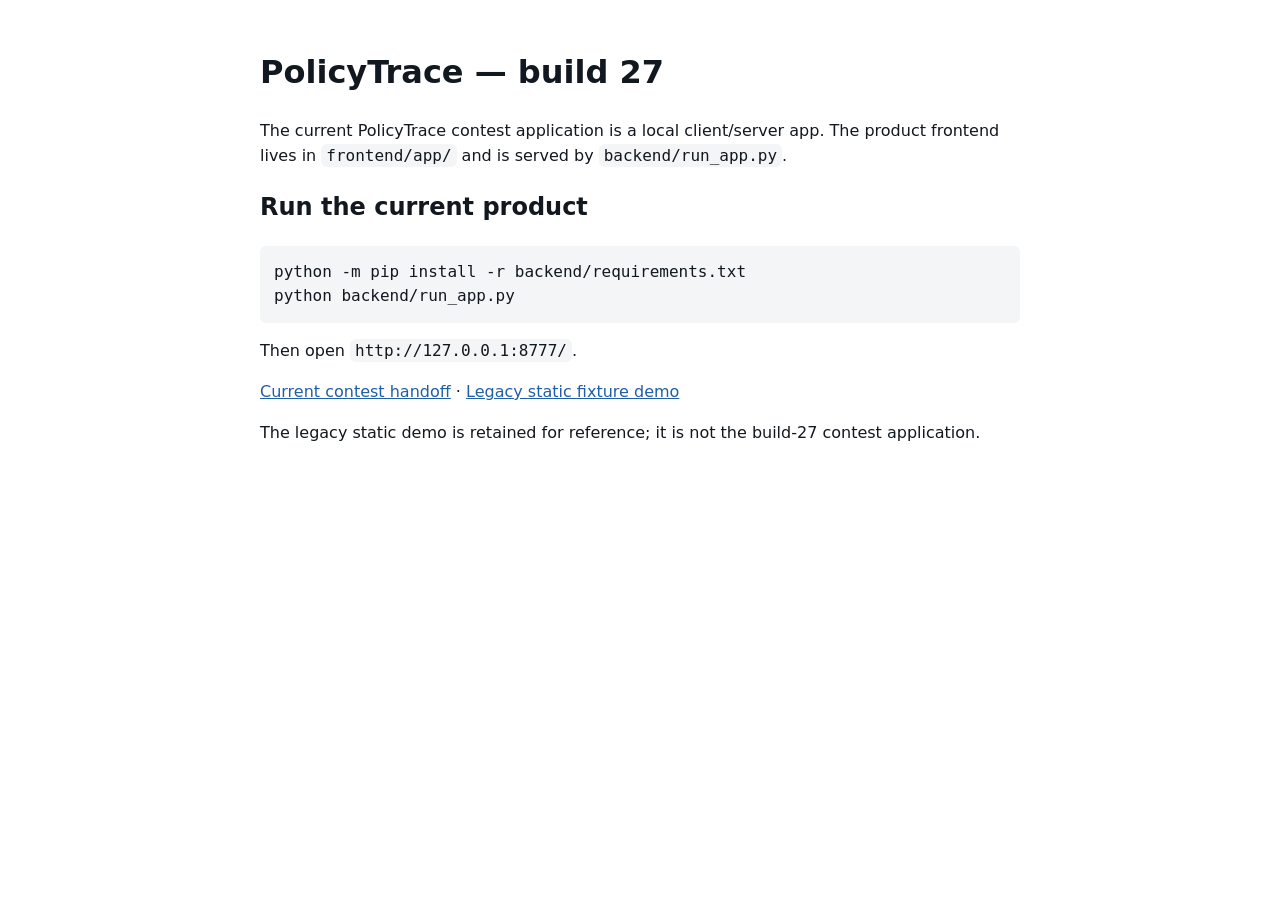
<file: index.html>
<!doctype html>
<html lang="en">
  <head>
    <meta charset="utf-8" />
    <meta name="viewport" content="width=device-width, initial-scale=1" />
    <title>PolicyTrace build 27</title>
    <style>
      body { max-width: 760px; margin: 48px auto; padding: 0 20px;
             font: 16px/1.55 system-ui, sans-serif; color: #12181f; }
      code, pre { background: #f3f5f7; border-radius: 6px; }
      code { padding: 2px 5px; }
      pre { padding: 14px; overflow: auto; }
      a { color: #1f5fa8; }
    </style>
  </head>
  <body>
    <h1>PolicyTrace — build 27</h1>
    <p>
      The current PolicyTrace contest application is a local client/server app.
      The product frontend lives in <code>frontend/app/</code> and is served by
      <code>backend/run_app.py</code>.
    </p>
    <h2>Run the current product</h2>
    <pre>python -m pip install -r backend/requirements.txt
python backend/run_app.py</pre>
    <p>Then open <code>http://127.0.0.1:8777/</code>.</p>
    <p>
      <a href="./docs/CONTEST_HANDOFF_CURRENT.md">Current contest handoff</a>
      ·
      <a href="./frontend/demo/">Legacy static fixture demo</a>
    </p>
    <p>
      The legacy static demo is retained for reference; it is not the build-27
      contest application.
    </p>
  </body>
</html>
</file>
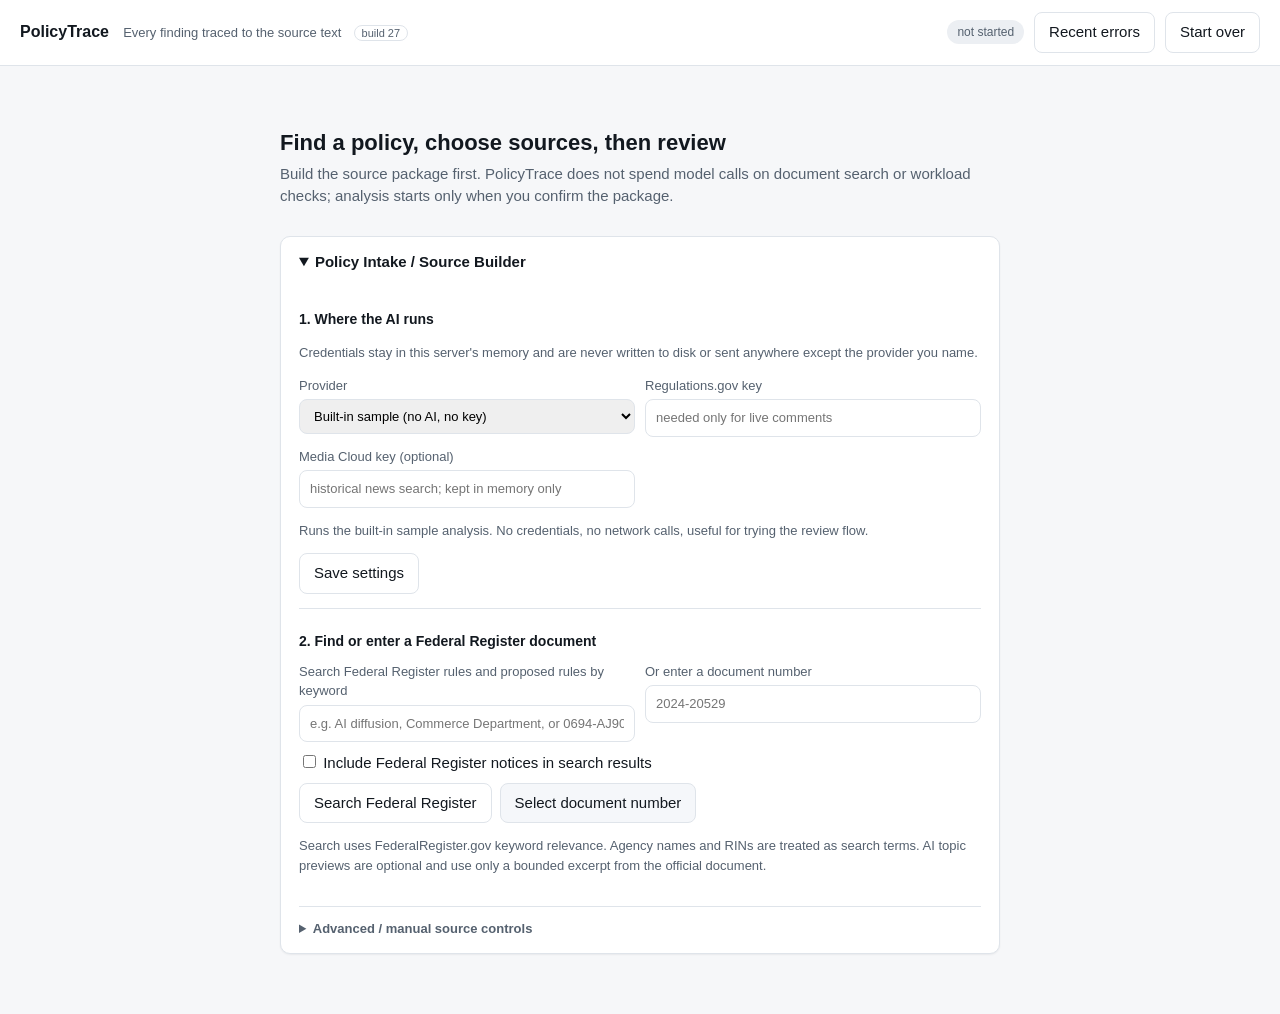
<file: frontend/app/index.html>
<!doctype html>
<html lang="en">
<head>
  <meta charset="utf-8" />
  <meta name="viewport" content="width=device-width, initial-scale=1" />
  <title>PolicyTrace</title>
  <link rel="stylesheet" href="./styles.css" />
</head>
<body>
  <header class="topbar">
    <div class="brand">
      <span class="mark">PolicyTrace</span>
      <span class="tagline">Every finding traced to the source text</span>
      <span id="build-marker" class="build-marker">build 27</span>
    </div>
    <div class="topbar-right">
      <span id="mode-pill" class="pill">not started</span>
      <button id="recent-errors" type="button" class="ghost">Recent errors</button>
      <button id="restart" type="button" class="ghost">Start over</button>
    </div>
  </header>

  <div id="banner" class="banner" hidden></div>

  <dialog id="error-dialog" class="error-dialog">
    <div class="col-head">
      <h2>Recent errors</h2>
      <button id="close-errors" type="button" class="ghost">Close</button>
    </div>
    <p id="error-log-file" class="muted small"></p>
    <pre id="error-log-text"></pre>
  </dialog>

  <main id="stage">
    <section id="start-screen" class="start">
      <h1>Find a policy, choose sources, then review</h1>
      <p class="lede">
        Build the source package first. PolicyTrace does not spend model calls
        on document search or workload checks; analysis starts only when you confirm the package.
      </p>

      <details class="sources" open>
        <summary>Policy Intake / Source Builder</summary>

        <div class="field-group">
          <h3>1. Where the AI runs</h3>
          <p class="muted small">
            Credentials stay in this server's memory and are never written to
            disk or sent anywhere except the provider you name.
          </p>
          <div class="fields">
            <label>Provider
              <select id="provider-kind">
                <option value="deterministic">Built-in sample (no AI, no key)</option>
                <option value="openrouter">OpenRouter</option>
                <option value="openai">OpenAI-compatible</option>
                <option value="foundry">Microsoft Foundry</option>
              </select>
            </label>
            <label data-for="openrouter openai foundry">Model
              <input id="provider-model" type="text" placeholder="e.g. openai/gpt-4o-mini" />
            </label>
            <label data-for="foundry">Foundry endpoint
              <input id="provider-endpoint" type="text"
                     placeholder="https://your-resource.services.ai.azure.com/..." />
            </label>
            <label data-for="openrouter openai">Base URL (optional)
              <input id="provider-base-url" type="text" placeholder="leave blank for the default" />
            </label>
            <label data-for="openrouter openai foundry">API key
              <input id="provider-key" type="password" placeholder="kept in this server's memory" />
            </label>
            <label data-for="foundry">Bearer token
              <input id="provider-bearer" type="password"
                     placeholder="use this instead of an API key, not both" />
            </label>
            <label>Regulations.gov key
              <input id="regs-key" type="password" placeholder="needed only for live comments" />
            </label>
            <label>Media Cloud key (optional)
              <input id="mediacloud-key" type="password"
                     placeholder="historical news search; kept in memory only" />
            </label>
          </div>
          <p id="provider-help" class="muted small"></p>
          <button id="save-provider" type="button">Save settings</button>
          <span id="provider-state" class="muted small"></span>
        </div>

        <div class="field-group">
          <h3>2. Find or enter a Federal Register document</h3>
          <div class="fields">
            <label>Search Federal Register rules and proposed rules by keyword
              <input id="policy-search-query" type="text"
                     placeholder="e.g. AI diffusion, Commerce Department, or 0694-AJ90" />
            </label>
            <label>Or enter a document number
              <input id="intake-doc-number" type="text" placeholder="2024-20529" />
            </label>
          </div>
          <label class="inline-check">
            <input id="include-notices-search" type="checkbox" />
            Include Federal Register notices in search results
          </label>
          <div class="button-row">
            <button id="search-policies" type="button">Search Federal Register</button>
            <button id="select-doc-number" type="button" class="secondary-button">
              Select document number
            </button>
          </div>
          <p class="muted small">
            Search uses FederalRegister.gov keyword relevance. Agency names and RINs are treated as search terms.
            AI topic previews are optional and use only a bounded excerpt from the official document.
          </p>
          <div id="policy-search-results" class="intake-results"></div>
        </div>

        <div id="intake-builder" class="field-group" hidden>
          <h3>3. Build the analysis package</h3>
          <div id="selected-policy-summary" class="selected-policy-summary"></div>

          <div class="intake-grid">
            <label class="check-card">
              <input id="include-status" type="checkbox" checked />
              <span><strong>Include current status / later actions</strong><br />
              Selection checks official metadata for freshness and relationships;
              this controls whether that context is added to final outputs.</span>
            </label>

            <label class="check-card">
              <input id="include-comments" type="checkbox" checked />
              <span><strong>Public comments</strong><br />
              Analyze a bounded Regulations.gov comment sample.</span>
            </label>

            <label class="check-card">
              <input id="include-news" type="checkbox" checked />
              <span><strong>Related media</strong><br />
              Discover source pointers for the media review section.</span>
            </label>

            <label class="check-card">
              <input id="include-comparison" type="checkbox" />
              <span><strong>Revision comparison</strong><br />
              Compare one related Federal Register document.</span>
            </label>
          </div>

          <div class="fields">
            <label>Regulations.gov docket
              <select id="detected-docket" hidden></select>
              <input id="intake-docket-id" type="text"
                     placeholder="auto-detected only when explicitly linked" />
              <span id="docket-detection-note" class="muted small"></span>
            </label>
            <label>Comments to analyze
              <input id="intake-max-comments" type="number" min="1" max="100" value="12" />
            </label>
            <label>Comment sampling
              <select id="comment-sampling-method">
                <option value="random" selected>Random — reproducible spread</option>
                <option value="earliest">Earliest — legacy order</option>
              </select>
              <span class="muted small">
                Random sampling records a seed and draws across the submitted-comment
                population. It does not make regulatory comments representative of the public.\n                Random mode supports direct paging for up to 5,000 comments per source document.\n              </span>
            </label>
            <label>Sampling seed
              <input id="comment-sampling-seed" type="number" min="0" step="1"
                     placeholder="generated automatically" />
              <span class="muted small">
                Leave blank to generate a seed. Saved projects and the audit log keep it for reproducibility.
              </span>
            </label>
            <label>Media query (optional)
              <input id="intake-news-query" type="text"
                     placeholder="leave blank to derive from the policy title" />
            </label>
            <label>Media results
              <input id="intake-max-news" type="number" min="1" max="25" value="8" />
            </label>
          </div>

          <h4>Related / comparable official documents</h4>
          <p class="muted small">
            Suggestions explain why they appeared. Same-RIN relationships are stronger;
            fallback suggestions require meaningful title/topic overlap; same agency alone is not enough.
          </p>
          <div id="related-documents" class="intake-results"></div>

          <div class="fields">
            <label>Comparison document (optional)
              <input id="intake-comparison-doc" type="text"
                     placeholder="select a suggestion or enter a document number" />
            </label>
          </div>
          <div class="button-row">
            <button id="check-workload" type="button" class="secondary-button">
              Check comparison workload
            </button>
          </div>
          <div id="workload-summary" class="workload-summary" hidden></div>

          <label>Report evidence standard
            <select id="report-standard">
              <option value="strict">Strict — supported findings only</option>
              <option value="balanced" selected>Balanced — supported + partly supported</option>
              <option value="exploratory">Exploratory — also surface unresolved evidence-backed findings separately</option>
            </select>
          </label>
          <p class="muted small">
            This controls report inclusion only. It never changes the verifier's actual result.
          </p>

          <div class="project-actions">
            <button id="save-project" type="button" class="secondary-button">Save project JSON</button>
            <button id="load-project" type="button" class="secondary-button">Load project JSON</button>
            <input id="project-file" type="file" accept="application/json,.json" hidden />
          </div>
          <p class="muted small">
            Project files save document/source choices, not API keys, tokens, or other credentials.
          </p>

          <button id="start-rush" type="button" class="choice intake-start">
            <span class="choice-title">Analyze everything, then review</span>
            <span class="choice-body">
              Run the selected source package, then stop for human review before final approval.
            </span>
          </button>
        </div>

        <details class="advanced-sources">
          <summary>Advanced / manual source controls</summary>

        <div class="field-group">
          <h3>Manual policy load</h3>
          <div class="fields">
            <label>Federal Register document number
              <input id="doc-number" type="text" placeholder="2024-20529" value="2024-20529" />
            </label>
          </div>
          <button id="load-policy" type="button">Load and analyze this policy</button>
          <div class="revision-control">
            <label>Compare with another Federal Register document
              <input id="revision-doc-number" type="text"
                     placeholder="enter a different document number" />
            </label>
            <button id="compare-revision" type="button">Compare policy versions</button>
            <p class="muted small">
              Deterministic text comparison only. PolicyTrace flags changed source
              language and claim IDs that may need refresh; it does not infer legal effect.
            </p>
          </div>
        </div>

        <div class="field-group">
          <h3>3. Public comments</h3>
          <div class="fields">
            <label>Regulations.gov docket
              <input id="docket-id" type="text" placeholder="BIS-2024-0047" />
            </label>
            <label>How many comments
              <input id="max-comments" type="number" min="1" max="100" value="12" />
            </label>
          </div>
          <button id="load-comments" type="button">Load and analyze comments</button>
          <p class="muted small">
            Supported email and phone patterns are redacted before analysis.
            Exact-text duplicate submissions are clustered for corpus reporting;
            similar-but-not-identical form letters may remain separate.
          </p>
        </div>

        <div class="field-group">
          <h3>4. Related factual reporting</h3>
          <div class="fields">
            <label>News query (optional)
              <input id="news-query" type="text"
                     placeholder="leave blank to derive from the policy title" />
            </label>
            <label>How many articles
              <input id="max-news" type="number" min="1" max="25" value="8" />
            </label>
          </div>
          <button id="discover-news" type="button">Find related reporting</button>
          <p class="muted small">
            PolicyTrace tries Media Cloud historical search when a key is configured,
            then GDELT recent discovery, then Google News RSS as a best-effort fallback.
            Headlines and metadata are pointers, not verified factual claims.
          </p>
        </div>

        <p id="source-state" class="source-state">
          No live sources selected yet. Search for a policy or enter a Federal Register document number.
        </p>
        </details>
      </details>
    </section>

    <section id="workspace" class="workspace" hidden>
      <div class="policy-head">
        <h1 id="policy-title">&nbsp;</h1>
        <p id="policy-meta" class="muted"></p>
      </div>

      <section id="policy-status-card" class="status-card" hidden>
        <div class="col-head">
          <h2>Current status / freshness</h2>
          <span id="policy-status-health" class="pill"></span>
        </div>
        <div id="policy-status-metrics" class="status-metrics"></div>
        <p id="policy-status-warning" class="status-warning"></p>
        <p id="policy-status-detail" class="muted small"></p>
        <a id="policy-status-link" href="#" target="_blank" rel="noopener" hidden>
          Open official status source
        </a>
      </section>

      <section id="revision-card" class="revision-card" hidden>
        <div class="col-head">
          <h2>Revision comparison</h2>
          <span id="revision-health" class="pill"></span>
        </div>
        <div id="revision-metrics" class="revision-metrics"></div>
        <p id="revision-warning" class="status-warning"></p>
        <p id="revision-detail" class="muted small"></p>
        <div class="revision-toolbar" aria-label="Revision filters">
          <button type="button" data-revision-filter="substantive" class="active">Substantive</button>
          <button type="button" data-revision-filter="threshold">Thresholds</button>
          <button type="button" data-revision-filter="date">Dates</button>
          <button type="button" data-revision-filter="stakeholder">Stakeholders</button>
          <button type="button" data-revision-filter="text">Text</button>
          <button type="button" data-revision-filter="all">All</button>
        </div>
        <p id="revision-shown" class="muted small"></p>
        <div id="revision-changes" class="revision-changes"></div>
        <button id="revision-show-more" type="button" class="secondary-button" hidden>
          Show more
        </button>
      </section>

      <section id="news-card" class="news-card" hidden>
        <div class="col-head">
          <h2>Related factual reporting</h2>
          <span id="news-health" class="pill"></span>
        </div>
        <div id="news-metrics" class="news-metrics"></div>
        <p id="news-warning" class="status-warning"></p>
        <p id="news-detail" class="muted small"></p>
        <div id="news-list" class="news-list"></div>
      </section>

      <section id="corpus-card" class="corpus-card" hidden>
        <div class="col-head">
          <h2>Corpus & limitations</h2>
          <span id="corpus-health" class="pill"></span>
        </div>
        <div id="corpus-metrics" class="corpus-metrics"></div>
        <p id="corpus-warning" class="corpus-warning"></p>
        <p id="corpus-detail" class="muted small"></p>
      </section>

      <div id="review-columns" class="columns">
        <aside class="col sections">
          <h2>Sections</h2>
          <div id="section-list"></div>
        </aside>

        <section class="col findings">
          <div class="col-head">
            <h2 id="section-title">Findings</h2>
            <span id="section-status" class="pill"></span>
          </div>
          <p id="section-note" class="muted small"></p>
          <div id="claim-list"></div>
        </section>

        <aside class="col evidence">
          <h2>Where this comes from</h2>
          <div id="evidence-list">
            <p class="empty">Select a finding to see the source text it came from.</p>
          </div>
        </aside>
      </div>

      <footer id="review-actionbar" class="actionbar">
        <div class="actionbar-state">
          <span class="label">Your review</span>
          <strong id="review-state">not started</strong>
        </div>
        <div id="actions" class="actions"></div>
      </footer>
    </section>

    <section id="brief-screen" class="brief" hidden>
      <div class="col-head">
        <h1 id="report-title">Leadership Report</h1>
        <div>
          <button id="back-to-work" type="button" class="ghost">Back to review</button>
          <button id="save-project-final" type="button" class="ghost">Save project JSON</button>
          <button id="copy-brief" type="button">Copy report</button>
          <button id="approve-brief" type="button" class="primary">Approve leadership report</button>
        </div>
      </div>

      <div class="report-tabs" role="tablist" aria-label="Final outputs">
        <button id="show-leadership" type="button" class="report-tab active">
          Leadership Report
        </button>
        <button id="show-audit" type="button" class="report-tab">
          Evidence Audit Log
        </button>
      </div>

      <p id="report-description" class="muted">
        A concise leadership-facing report assembled only from reviewed,
        evidence-backed findings. Claim IDs link every line to the audit log.
      </p>
      <p id="brief-notice" class="brief-notice" hidden></p>
      <pre id="brief-text"></pre>
    </section>
  </main>

  <script src="./app.js"></script>
</body>
</html>
</file>
<file: frontend/app/styles.css>
:root {
  --ink: #12181f;
  --ink-soft: #55616f;
  --line: #dfe4ea;
  --bg: #f6f7f9;
  --panel: #ffffff;
  --accent: #1f5fa8;
  --good: #1d7a4c;
  --warn: #9a6400;
  --bad: #b1372f;
  --human: #6b3fa0;
  --radius: 10px;
  --shadow: 0 1px 2px rgba(18, 24, 31, 0.06);
}

* { box-sizing: border-box; }

[hidden] { display: none !important; }

body {
  margin: 0;
  font: 15px/1.5 -apple-system, BlinkMacSystemFont, "Segoe UI", Roboto, sans-serif;
  color: var(--ink);
  background: var(--bg);
}

h1 { font-size: 22px; margin: 0 0 4px; }
h2 { font-size: 13px; text-transform: uppercase; letter-spacing: .06em;
     color: var(--ink-soft); margin: 0 0 10px; }
.muted { color: var(--ink-soft); }
.small { font-size: 13px; }
.empty { color: var(--ink-soft); font-size: 14px; }
.empty.warn { color: var(--bad); }

.topbar {
  display: flex; justify-content: space-between; align-items: center;
  padding: 12px 20px; background: var(--panel); border-bottom: 1px solid var(--line);
}
.mark { font-weight: 650; font-size: 16px; }
.tagline { color: var(--ink-soft); font-size: 13px; margin-left: 10px; }
.topbar-right { display: flex; align-items: center; gap: 10px; }

.banner {
  padding: 10px 20px; font-size: 14px;
  background: #eef4fb; border-bottom: 1px solid var(--line);
}
.banner.refused {
  background: #fdf0ef; color: var(--bad);
  border-bottom-color: #f3cfcc;
}

button {
  font: inherit; cursor: pointer; border-radius: 8px;
  border: 1px solid var(--line); background: var(--panel); color: var(--ink);
  padding: 8px 14px;
}
button:hover { border-color: #c2cad4; }
button.primary { background: var(--accent); border-color: var(--accent); color: #fff; }
button.primary:hover { background: #17497f; }
button.ghost { background: transparent; }

.pill {
  font-size: 12px; padding: 3px 10px; border-radius: 999px;
  background: #eceff3; color: var(--ink-soft);
}

.start { max-width: 760px; margin: 60px auto; padding: 0 20px; }
.lede { color: var(--ink-soft); margin: 0 0 28px; }
.choices { display: grid; gap: 14px; grid-template-columns: 1fr 1fr; }
.choices-single { grid-template-columns: minmax(0, 1fr); }

.choice {
  display: flex; flex-direction: column; gap: 6px; text-align: left;
  padding: 18px; background: var(--panel); box-shadow: var(--shadow);
}
.choice:hover { border-color: var(--accent); }
.choice-title { font-weight: 600; font-size: 16px; }
.choice-body { color: var(--ink-soft); font-size: 14px; }

.workspace { padding: 20px; }
.policy-head { margin-bottom: 16px; }

.corpus-card,
.status-card,
.revision-card,
.news-card {
  margin: 0 0 16px;
  padding: 14px;
  background: var(--panel);
  border: 1px solid var(--line);
  border-radius: var(--radius);
  box-shadow: var(--shadow);
}
.corpus-card h2,
.status-card h2,
.revision-card h2,
.news-card h2 { margin-bottom: 0; }
.corpus-metrics,
.status-metrics,
.revision-metrics,
.news-metrics {
  display: grid;
  grid-template-columns: repeat(5, minmax(0, 1fr));
  gap: 8px;
  margin: 12px 0;
}
.corpus-metric,
.status-metric {
  padding: 10px;
  border: 1px solid var(--line);
  border-radius: 8px;
  background: #f7f9fb;
}
.corpus-metric strong,
.status-metric strong {
  display: block;
  font-size: 18px;
  line-height: 1.2;
}
.corpus-metric span,
.status-metric span {
  display: block;
  margin-top: 2px;
  color: var(--ink-soft);
  font-size: 11px;
}
.corpus-warning,
.status-warning {
  margin: 10px 0 4px;
  padding: 10px 12px;
  border-left: 3px solid var(--warn);
  background: #fdf3e2;
  color: #6d4b0d;
  font-size: 13px;
}
.pill.corpus-ok { background: #e8f4ee; color: var(--good); }
.pill.corpus-gap { background: #fdf3e2; color: var(--warn); }
.pill.status-later { background: #fdf0ef; color: var(--bad); }
.status-card a {
  display: inline-block;
  margin-top: 6px;
  color: var(--accent);
  font-size: 13px;
}

.columns {
  display: grid; gap: 16px;
  grid-template-columns: 250px minmax(0, 1fr) 320px;
  align-items: start;
}
.col {
  background: var(--panel); border: 1px solid var(--line);
  border-radius: var(--radius); padding: 14px; box-shadow: var(--shadow);
}
.col-head { display: flex; justify-content: space-between; align-items: center; }

.section-item {
  display: flex; flex-wrap: wrap; gap: 6px; align-items: center;
  width: 100%; text-align: left; margin-bottom: 6px;
  border-color: transparent; background: transparent;
}
.section-item:hover { background: #f2f5f8; }
.section-item.active { background: #eaf1fa; border-color: #c5d9f0; }
.section-item.stale { border-left: 3px solid var(--warn); }
.section-name { flex: 1 1 100%; font-size: 14px; }

.tag {
  font-size: 11px; padding: 2px 8px; border-radius: 999px;
  background: #eceff3; color: var(--ink-soft);
}
.tag.needs_refresh { background: #fdf3e2; color: var(--warn); }
.tag.verified { background: #e8f4ee; color: var(--good); }
.tag.edited { background: #f1ebfa; color: var(--human); }
.tag.type-official_policy { background: #e9f0f8; color: var(--accent); }
.tag.type-public_opinion { background: #f3f0e9; color: #7a5c1e; }
.tag.type-stakeholder_claim { background: #f1ebfa; color: var(--human); }
.tag.type-factual_reporting { background: #e8f4ee; color: var(--good); }

.claim {
  border: 1px solid var(--line); border-radius: var(--radius);
  padding: 12px; margin-bottom: 10px; cursor: pointer; background: var(--panel);
}
.claim:hover { border-color: #c2cad4; }
.claim.selected { border-color: var(--accent); background: #fbfcfe; }

.claim-top { display: flex; flex-wrap: wrap; gap: 6px; margin-bottom: 8px; }
.claim-text { margin: 0; }
.was, .claim-note { font-size: 13px; color: var(--ink-soft); margin: 8px 0 0; }
.was { color: var(--human); }

.verdict {
  font-size: 11px; font-weight: 600; padding: 2px 8px; border-radius: 999px;
  background: #eceff3; color: var(--ink-soft);
}
.verdict.supported { background: #e8f4ee; color: var(--good); }
.verdict.partially_supported { background: #fdf3e2; color: var(--warn); }
.verdict.needs_clarification { background: #fdf3e2; color: var(--warn); }
.verdict.unsupported { background: #fdf0ef; color: var(--bad); }
.verdict.needs_human_review { background: #eef4fb; color: var(--accent); }
.verdict.no-evidence { background: #fdf0ef; color: var(--bad); }
.verdict.human { background: #f1ebfa; color: var(--human); }
.verdict.selected-source { background: #e8f4ee; color: var(--good); }
.verdict.excluded { background: #eceff3; color: var(--ink-soft); }

.media-use-toggle {
  display: inline-block;
  margin: 8px 0 0 10px;
  padding: 5px 9px;
  font-size: 12px;
}
.media-use-toggle.active {
  border-color: #c7d5cb;
  background: #f4faf6;
}

.editor { display: flex; flex-direction: column; gap: 8px; }
.editor textarea {
  font: inherit; width: 100%; padding: 10px; resize: vertical;
  border: 1px solid var(--accent); border-radius: 8px;
}
.editor-actions { display: flex; gap: 8px; }

.evidence {
  border: 1px solid var(--line); border-radius: var(--radius);
  padding: 12px; margin-bottom: 10px;
}
.evidence-source { font-weight: 600; font-size: 14px; margin: 6px 0; }
.evidence blockquote {
  margin: 0; padding: 10px 12px; background: #f7f9fb;
  border-left: 3px solid var(--accent); border-radius: 0 6px 6px 0;
  font-size: 14px;
}
.evidence-where {
  font-family: ui-monospace, SFMono-Regular, Menlo, monospace;
  font-size: 11px; color: var(--ink-soft); margin-top: 8px; word-break: break-all;
}
.evidence a { display: inline-block; margin-top: 8px; font-size: 13px; color: var(--accent); }

.actionbar {
  display: flex; justify-content: space-between; align-items: center; gap: 16px;
  margin-top: 16px; padding: 12px 16px; background: var(--panel);
  border: 1px solid var(--line); border-radius: var(--radius); box-shadow: var(--shadow);
  position: sticky; bottom: 12px;
}
.actionbar-state .label {
  display: block; font-size: 11px; text-transform: uppercase;
  letter-spacing: .06em; color: var(--ink-soft);
}
.actions { display: flex; flex-wrap: wrap; gap: 8px; }

.brief { max-width: 860px; margin: 24px auto; padding: 0 20px; }
.report-tabs {
  display: flex;
  gap: 8px;
  margin: 12px 0;
}
.report-tab {
  background: #f3f5f7;
  border: 1px solid var(--line);
  color: var(--ink-soft);
}
.report-tab.active {
  background: #e8f0fb;
  border-color: #9dbbe5;
  color: var(--accent);
  font-weight: 700;
}

.brief pre {
  white-space: pre-wrap; background: var(--panel); padding: 20px;
  border: 1px solid var(--line); border-radius: var(--radius);
  font: 14px/1.6 ui-monospace, SFMono-Regular, Menlo, monospace;
  overflow-wrap: anywhere;
  word-break: break-word;
  max-width: 100%;
  overflow-x: hidden;
}

@media (max-width: 1000px) {
  .columns { grid-template-columns: 1fr; }
  .choices { grid-template-columns: 1fr; }
  .corpus-metrics,
  .status-metrics,
  .revision-metrics,
  .news-metrics { grid-template-columns: repeat(2, minmax(0, 1fr)); }
}

.brief-notice {
  padding: 10px 14px; border-radius: var(--radius);
  background: #fdf3e2; color: var(--warn); border: 1px solid #f0dcb8;
  font-size: 14px;
}

.sources {
  margin-top: 24px; background: var(--panel); border: 1px solid var(--line);
  border-radius: var(--radius); padding: 14px 18px; box-shadow: var(--shadow);
}
.sources summary { cursor: pointer; font-weight: 600; }
.sources h3 { font-size: 14px; margin: 18px 0 6px; }
.field-group { border-top: 1px solid var(--line); margin-top: 14px; padding-top: 4px; }
.field-group:first-of-type { border-top: 0; }

.button-row,
.project-actions {
  display: flex;
  flex-wrap: wrap;
  gap: 8px;
  align-items: center;
  margin: 8px 0;
}

.intake-results {
  display: grid;
  gap: 10px;
  margin-top: 12px;
}

.intake-result,
.selected-policy-summary,
.workload-summary,
.check-card {
  border: 1px solid var(--line);
  border-radius: var(--radius);
  background: #fafbfd;
}

.intake-result {
  padding: 12px;
}

.intake-result strong {
  display: block;
  margin-bottom: 4px;
}

.intake-preview {
  margin-top: 10px;
  padding: 10px;
  border-left: 3px solid var(--accent);
  background: #eef4fb;
  color: var(--ink-soft);
  font-size: 13px;
}

.selected-policy-summary {
  padding: 12px;
  margin: 10px 0 14px;
}

.intake-grid {
  display: grid;
  grid-template-columns: 1fr 1fr;
  gap: 10px;
  margin: 12px 0;
}

.check-card {
  display: flex;
  gap: 10px;
  align-items: flex-start;
  padding: 12px;
  cursor: pointer;
}

.check-card input {
  margin-top: 4px;
}

.workload-summary {
  margin: 10px 0 14px;
  padding: 10px 12px;
  color: var(--ink-soft);
  font-size: 13px;
}

.workload-summary.workload-large {
  border-color: #efd29d;
  background: #fff7e9;
  color: #79500a;
}

.workload-summary.workload-very_large {
  border-color: #e6b6b1;
  background: #fdf0ef;
  color: var(--bad);
}

.intake-start {
  width: 100%;
  margin-top: 14px;
}

.advanced-sources {
  margin-top: 18px;
  border-top: 1px solid var(--line);
  padding-top: 12px;
}

.advanced-sources > summary {
  color: var(--ink-soft);
  font-size: 13px;
}

.secondary-button {
  background: #f5f7fa;
}
.fields { display: grid; gap: 10px; grid-template-columns: 1fr 1fr; margin: 10px 0; }
.fields label { display: flex; flex-direction: column; gap: 4px; font-size: 13px; color: var(--ink-soft); }
.fields input, .fields select {
  font: inherit; padding: 8px 10px; border: 1px solid var(--line); border-radius: 8px;
}
@media (max-width: 700px) {
  .fields,
  .intake-grid { grid-template-columns: 1fr; }
}


.build-marker {
  margin-left: 8px; font-size: 11px; color: var(--ink-soft);
  border: 1px solid var(--line); border-radius: 999px; padding: 1px 7px;
}

#section-note {
  margin: 6px 0 12px; padding: 8px 12px; border-radius: 8px;
  background: #f3f6fa; color: var(--ink-soft); font-size: 13px;
}


.error-dialog {
  width: min(820px, calc(100vw - 32px));
  max-height: 80vh;
  border: 1px solid var(--line);
  border-radius: var(--radius);
  padding: 18px;
  box-shadow: 0 14px 40px rgba(18, 24, 31, 0.22);
}

.error-dialog::backdrop {
  background: rgba(18, 24, 31, 0.35);
}

.error-dialog pre {
  max-height: 55vh;
  overflow: auto;
  white-space: pre-wrap;
  background: #f7f9fb;
  border: 1px solid var(--line);
  border-radius: 8px;
  padding: 12px;
  font: 12px/1.5 ui-monospace, SFMono-Regular, Menlo, monospace;
}


.source-state {
  margin: 14px 0 0;
  padding: 10px 12px;
  border: 1px solid var(--line);
  border-radius: 8px;
  background: #f7f9fb;
  font-size: 13px;
}

.busy {
  cursor: progress;
}

.busy button {
  cursor: progress;
  opacity: 0.72;
}

.revision-control {
  margin-top: 12px;
  padding: 12px;
  border: 1px solid var(--line);
  border-radius: 8px;
  background: #f7f9fb;
}
.revision-control label {
  display: flex;
  flex-direction: column;
  gap: 4px;
  margin-bottom: 8px;
  font-size: 13px;
  color: var(--ink-soft);
}
.revision-control input {
  font: inherit;
  padding: 8px 10px;
  border: 1px solid var(--line);
  border-radius: 8px;
}
.revision-changes { margin-top: 12px; }
.revision-change {
  border-top: 1px solid var(--line);
  padding: 8px 0;
}
.revision-change summary {
  cursor: pointer;
  font-weight: 600;
  font-size: 13px;
}
.revision-change p {
  margin: 6px 0 0;
  font-size: 13px;
}
.revision-before { color: var(--bad); }
.revision-after { color: var(--good); }
.revision-change a { color: var(--accent); }

.revision-toolbar {
  display: flex;
  flex-wrap: wrap;
  gap: 6px;
  margin: 10px 0 4px;
}
.revision-toolbar button {
  border: 1px solid var(--line);
  background: #fff;
  color: var(--ink-soft);
  border-radius: 999px;
  padding: 6px 10px;
  font: inherit;
  font-size: 12px;
  cursor: pointer;
}
.revision-toolbar button.active {
  background: #eef4ff;
  border-color: var(--accent);
  color: var(--accent);
  font-weight: 600;
}
#revision-show-more {
  margin-top: 10px;
}

.news-list {
  display: grid;
  gap: 8px;
  margin-top: 10px;
}
.news-item {
  border-top: 1px solid var(--line);
  padding: 10px 0;
}
.news-item strong {
  display: block;
  margin-top: 5px;
}
.news-item p {
  margin: 5px 0;
}
.news-item a {
  color: var(--accent);
  font-size: 13px;
}
</file>
